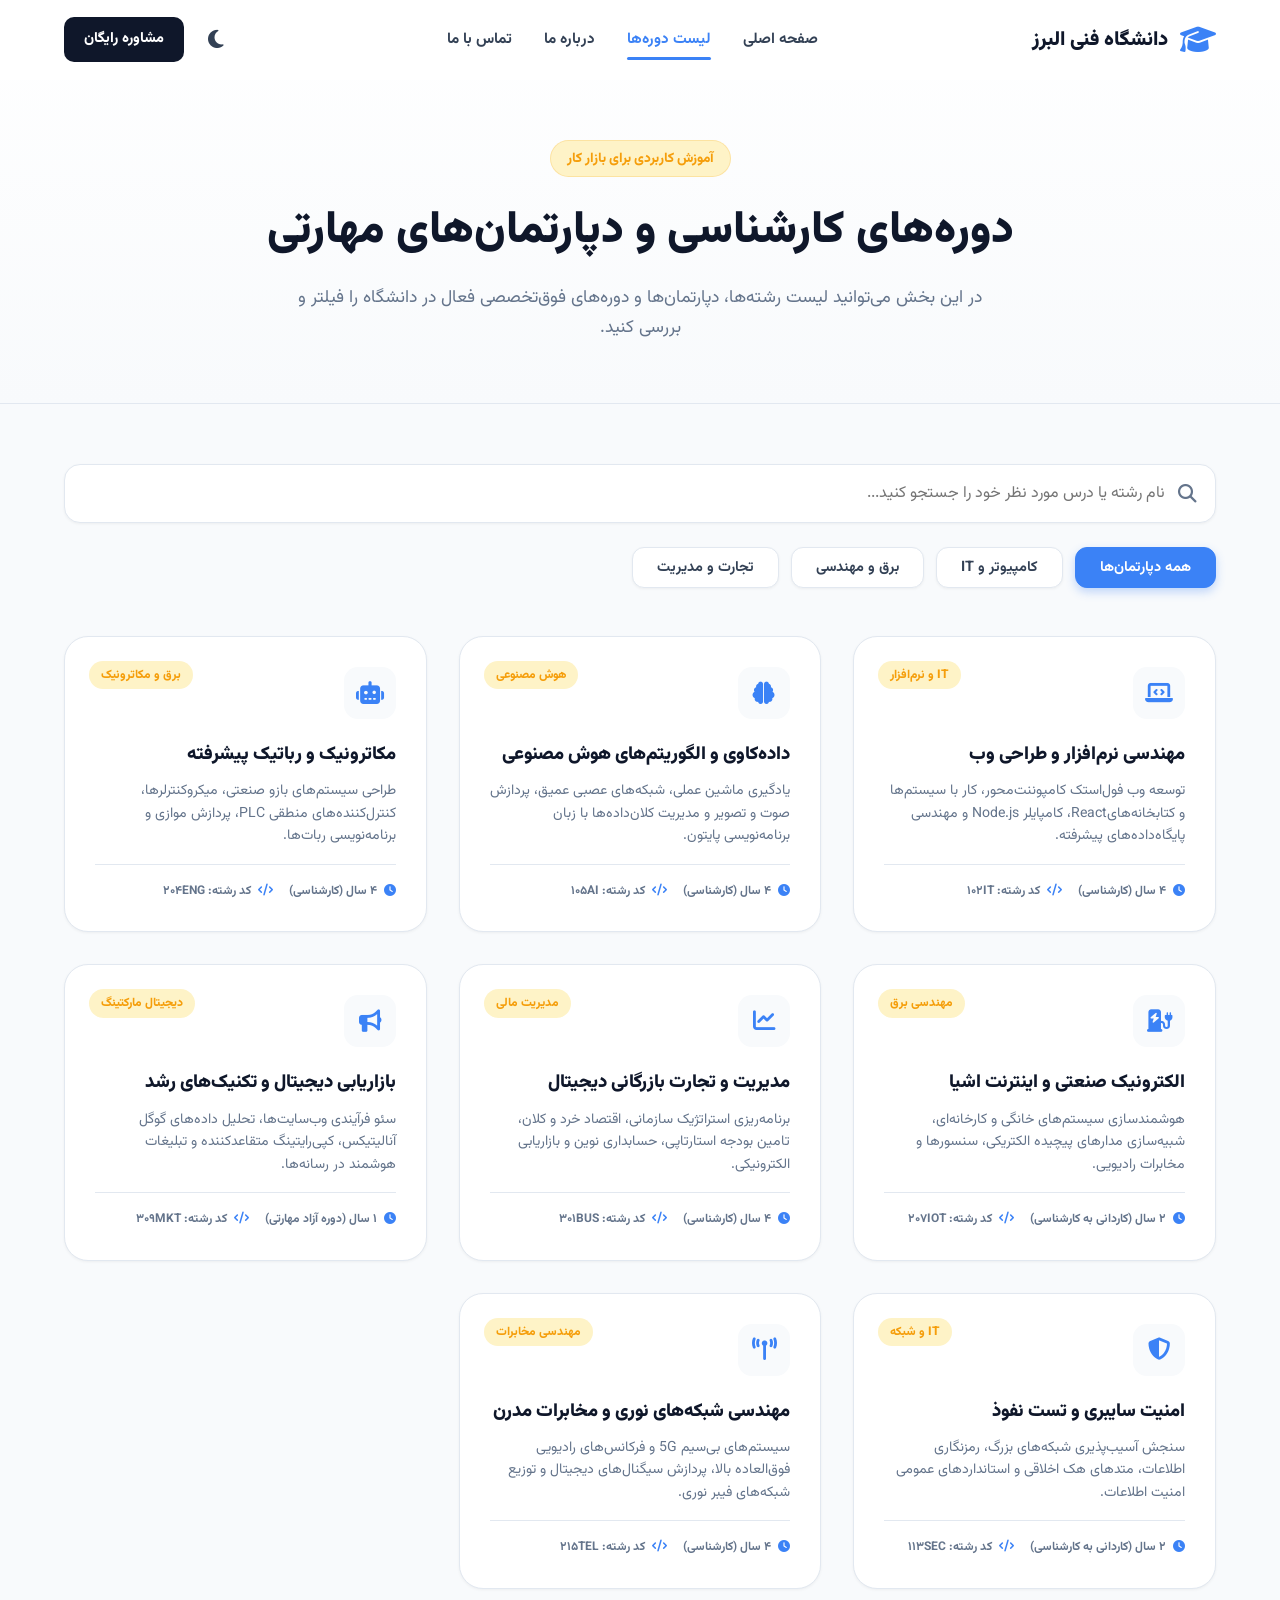
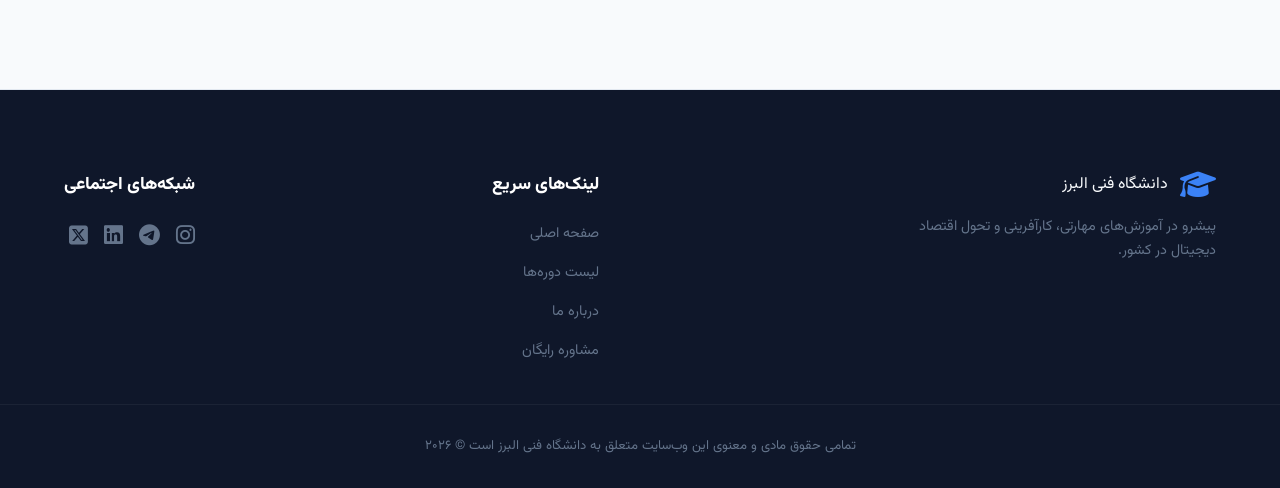
<file: courses.html>
<!DOCTYPE html>
<html lang="fa" dir="rtl">
<head>
    <meta charset="UTF-8">
    <meta name="viewport" content="width=device-width, initial-scale=1.0">
    <title>دانشگاه فنی البرز | لیست دوره‌ها و دپارتمان‌ها</title>
    <!-- Vazirmatn Font for beautiful Persian typography -->
    <link href="https://fonts.googleapis.com/css2?family=Vazirmatn:wght@100..900&display=swap" rel="stylesheet font-swap">
    <link rel="stylesheet" href="https://cdnjs.cloudflare.com/ajax/libs/font-awesome/6.4.0/css/all.min.css">
    <link rel="stylesheet" href="style.css">
</head>
<body>
    <!-- Glassmorphic Navbar -->
    <header class="navbar navbar-inner">
        <div class="nav-container">
            <div class="logo">
                <i class="fa-solid fa-graduation-cap logo-icon"></i>
                <span class="logo-text">دانشگاه فنی البرز</span>
            </div>
            
            <nav class="nav-menu" id="navMenu">
                <a href="index.html" class="nav-link">صفحه اصلی</a>
                <a href="courses.html" class="nav-link active">لیست دوره‌ها</a>
                <a href="index.html#about" class="nav-link">درباره ما</a>
                <a href="index.html#contact" class="nav-link">تماس با ما</a>
            </nav>

            <div class="nav-actions">
                <button id="themeToggle" class="theme-btn" aria-label="تغییر تم">
                    <i class="fa-solid fa-moon"></i>
                </button>
                <a href="index.html#contact" class="btn-enroll-nav">مشاوره رایگان</a>
                <button class="hamburger" id="hamburger" aria-label="منو">
                    <i class="fa-solid fa-bars"></i>
                </button>
            </div>
        </div>
    </header>

    <!-- Header Section -->
    <section class="page-title-banner">
        <div class="container text-center">
            <span class="badge">آموزش کاربردی برای بازار کار</span>
            <h1>دوره‌های کارشناسی و دپارتمان‌های مهارتی</h1>
            <p>در این بخش می‌توانید لیست رشته‌ها، دپارتمان‌ها و دوره‌های فوق‌تخصصی فعال در دانشگاه را فیلتر و بررسی کنید.</p>
        </div>
    </section>

    <!-- Filter & Search Section -->
    <section class="courses-filter-section">
        <div class="container">
            <div class="filter-controls-container">
                <!-- Searching component -->
                <div class="search-box-wrapper">
                    <i class="fa-solid fa-magnifying-glass search-icon"></i>
                    <input type="text" id="courseSearch" placeholder="نام رشته یا درس مورد نظر خود را جستجو کنید...">
                </div>
                
                <!-- Category filtering buttons -->
                <div class="filter-tags" id="filterContainer">
                    <button class="filter-btn active" data-filter="all">همه دپارتمان‌ها</button>
                    <button class="filter-btn" data-filter="it">کامپیوتر و IT</button>
                    <button class="filter-btn" data-filter="engineering">برق و مهندسی</button>
                    <button class="filter-btn" data-filter="business">تجارت و مدیریت</button>
                </div>
            </div>

            <!-- List of course cards -->
            <div class="grid-container courses-grid" id="coursesContainer">
                <!-- Course 1 -->
                <div class="course-card" data-category="it">
                    <div class="course-badge">IT و نرم‌افزار</div>
                    <div class="course-icon-bg"><i class="fa-solid fa-laptop-code"></i></div>
                    <div class="course-body">
                        <h3>مهندسی نرم‌افزار و طراحی وب</h3>
                        <p>توسعه وب فول‌استک کامپوننت‌محور، کار با سیستم‌ها و کتابخانه‌هایReact، کامپایلر Node.js و مهندسی پایگاه‌داده‌های پیشرفته.</p>
                        <div class="course-meta">
                            <span><i class="fa-solid fa-clock"></i> ۴ سال (کارشناسی)</span>
                            <span><i class="fa-solid fa-code"></i> کد رشته: ۱۰۲IT</span>
                        </div>
                    </div>
                </div>

                <!-- Course 2 -->
                <div class="course-card" data-category="it">
                    <div class="course-badge">هوش مصنوعی</div>
                    <div class="course-icon-bg"><i class="fa-solid fa-brain"></i></div>
                    <div class="course-body">
                        <h3>داده‌کاوی و الگوریتم‌های هوش مصنوعی</h3>
                        <p>یادگیری ماشین عملی، شبکه‌های عصبی عمیق، پردازش صوت و تصویر و مدیریت کلان‌داده‌ها با زبان برنامه‌نویسی پایتون.</p>
                        <div class="course-meta">
                            <span><i class="fa-solid fa-clock"></i> ۴ سال (کارشناسی)</span>
                            <span><i class="fa-solid fa-code"></i> کد رشته: ۱۰۵AI</span>
                        </div>
                    </div>
                </div>

                <!-- Course 3 -->
                <div class="course-card" data-category="engineering">
                    <div class="course-badge">برق و مکاترونیک</div>
                    <div class="course-icon-bg"><i class="fa-solid fa-robot"></i></div>
                    <div class="course-body">
                        <h3>مکاترونیک و رباتیک پیشرفته</h3>
                        <p>طراحی سیستم‌های بازو صنعتی، میکروکنترلرها، کنترل‌کننده‌های منطقی PLC، پردازش موازی و برنامه‌نویسی ربات‌ها.</p>
                        <div class="course-meta">
                            <span><i class="fa-solid fa-clock"></i> ۴ سال (کارشناسی)</span>
                            <span><i class="fa-solid fa-code"></i> کد رشته: ۲۰۴ENG</span>
                        </div>
                    </div>
                </div>

                <!-- Course 4 -->
                <div class="course-card" data-category="engineering">
                    <div class="course-badge">مهندسی برق</div>
                    <div class="course-icon-bg"><i class="fa-solid fa-charging-station"></i></div>
                    <div class="course-body">
                        <h3>الکترونیک صنعتی و اینترنت اشیا</h3>
                        <p>هوشمندسازی سیستم‌های خانگی و کارخانه‌ای، شبیه‌سازی مدارهای پیچیده الکتریکی، سنسورها و مخابرات رادیویی.</p>
                        <div class="course-meta">
                            <span><i class="fa-solid fa-clock"></i> ۲ سال (کاردانی به کارشناسی)</span>
                            <span><i class="fa-solid fa-code"></i> کد رشته: ۲۰۷IOT</span>
                        </div>
                    </div>
                </div>

                <!-- Course 5 -->
                <div class="course-card" data-category="business">
                    <div class="course-badge">مدیریت مالی</div>
                    <div class="course-icon-bg"><i class="fa-solid fa-chart-line"></i></div>
                    <div class="course-body">
                        <h3>مدیریت و تجارت بازرگانی دیجیتال</h3>
                        <p>برنامه‌ریزی استراتژیک سازمانی، اقتصاد خرد و کلان، تامین بودجه استارتاپی، حسابداری نوین و بازاریابی الکترونیکی.</p>
                        <div class="course-meta">
                            <span><i class="fa-solid fa-clock"></i> ۴ سال (کارشناسی)</span>
                            <span><i class="fa-solid fa-code"></i> کد رشته: ۳۰۱BUS</span>
                        </div>
                    </div>
                </div>

                <!-- Course 6 -->
                <div class="course-card" data-category="business">
                    <div class="course-badge">دیجیتال مارکتینگ</div>
                    <div class="course-icon-bg"><i class="fa-solid fa-bullhorn"></i></div>
                    <div class="course-body">
                        <h3>بازاریابی دیجیتال و تکنیک‌های رشد</h3>
                        <p>سئو فرآیندی وب‌سایت‌ها، تحلیل داده‌های گوگل آنالیتیکس، کپی‌رایتینگ متقاعدکننده و تبلیغات هوشمند در رسانه‌ها.</p>
                        <div class="course-meta">
                            <span><i class="fa-solid fa-clock"></i> ۱ سال (دوره آزاد مهارتی)</span>
                            <span><i class="fa-solid fa-code"></i> کد رشته: ۳۰۹MKT</span>
                        </div>
                    </div>
                </div>

                <!-- Course 7 (More courses to make it rich) -->
                <div class="course-card" data-category="it">
                    <div class="course-badge">IT و شبکه</div>
                    <div class="course-icon-bg"><i class="fa-solid fa-shield-halved"></i></div>
                    <div class="course-body">
                        <h3>امنیت سایبری و تست نفوذ</h3>
                        <p>سنجش آسیب‌پذیری شبکه‌های بزرگ، رمزنگاری اطلاعات، متدهای هک اخلاقی و استانداردهای عمومی امنیت اطلاعات.</p>
                        <div class="course-meta">
                            <span><i class="fa-solid fa-clock"></i> ۲ سال (کاردانی به کارشناسی)</span>
                            <span><i class="fa-solid fa-code"></i> کد رشته: ۱۱۳SEC</span>
                        </div>
                    </div>
                </div>

                <!-- Course 8 -->
                <div class="course-card" data-category="engineering">
                    <div class="course-badge">مهندسی مخابرات</div>
                    <div class="course-icon-bg"><i class="fa-solid fa-tower-broadcast"></i></div>
                    <div class="course-body">
                        <h3>مهندسی شبکه‌های نوری و مخابرات مدرن</h3>
                        <p>سیستم‌های بی‌سیم 5G و فرکانس‌های رادیویی فوق‌العاده بالا، پردازش سیگنال‌های دیجیتال و توزیع شبکه‌های فیبر نوری.</p>
                        <div class="course-meta">
                            <span><i class="fa-solid fa-clock"></i> ۴ سال (کارشناسی)</span>
                            <span><i class="fa-solid fa-code"></i> کد رشته: ۲۱۵TEL</span>
                        </div>
                    </div>
                </div>
            </div>
            
            <div id="noResults" class="no-results-msg hidden">
                <i class="fa-solid fa-magnifying-glass-minus"></i>
                <h3>رشته یا دوره‌ای متناسب با معیارهای تفحصی یافت نشد.</h3>
                <p>لطفاً کلمات دیگری را جستجو نموده، یا فیلترهای بالا را تغییر دهید.</p>
            </div>
        </div>
    </section>

    <!-- Footer -->
    <footer>
        <div class="container footer-container">
            <div class="footer-brand">
                <div class="logo">
                    <i class="fa-solid fa-graduation-cap logo-icon"></i>
                    <span>دانشگاه فنی البرز</span>
                </div>
                <p>پیشرو در آموزش‌های مهارتی، کارآفرینی و تحول اقتصاد دیجیتال در کشور.</p>
            </div>
            <div class="footer-links">
                <h4>لینک‌های سریع</h4>
                <ul>
                    <li><a href="index.html">صفحه اصلی</a></li>
                    <li><a href="courses.html">لیست دوره‌ها</a></li>
                    <li><a href="index.html#about">درباره ما</a></li>
                    <li><a href="index.html#contact">مشاوره رایگان</a></li>
                </ul>
            </div>
            <div class="footer-socials">
                <h4>شبکه‌های اجتماعی</h4>
                <div class="social-icons">
                    <a href="#"><i class="fa-brands fa-instagram"></i></a>
                    <a href="#"><i class="fa-brands fa-telegram"></i></a>
                    <a href="#"><i class="fa-brands fa-linkedin"></i></a>
                    <a href="#"><i class="fa-brands fa-square-x-twitter"></i></a>
                </div>
            </div>
        </div>
        <div class="footer-bottom">
            <p>تمامی حقوق مادی و معنوی این وب‌سایت متعلق به دانشگاه فنی البرز است © ۲۰۲۶</p>
        </div>
    </footer>

    <script src="main.js"></script>
</body>
</html>
</file>
<file: style.css>
:root {
    --primary: #1e3a8a;
    --primary-light: #3b82f6;
    --primary-dark: #0f172a;
    --accent: #f59e0b;
    --accent-light: #fef3c7;
    
    --bg-light: #f8fafc;
    --bg-card: #ffffff;
    --text-main: #334155;
    --text-muted: #64748b;
    --border-color: #e2e8f0;
    
    --font-fam: 'Vazirmatn', system-ui, -apple-system, sans-serif;
    --transition: all 0.3s cubic-bezier(0.4, 0, 0.2, 1);
    
    --shadow-sm: 0 1px 3px rgba(0,0,0,0.05);
    --shadow-md: 0 4px 6px -1px rgba(0,0,0,0.05), 0 2px 4px -1px rgba(0,0,0,0.03);
    --shadow-lg: 0 10px 15px -3px rgba(0,0,0,0.08), 0 4px 6px -2px rgba(0,0,0,0.04);
    
    --glass-bg: rgba(255, 255, 255, 0.8);
    --glass-border: rgba(255, 255, 255, 0.4);
    --glass-blur: blur(12px);
    
    --nav-height: 80px;
}

/* Dark Mode Variables Override */
body.dark-mode {
    --bg-light: #090d16;
    --bg-card: #111827;
    --primary-dark: #f8fafc;
    --text-main: #e2e8f0;
    --text-muted: #94a3b8;
    --border-color: #1f2937;
    --glass-bg: rgba(17, 24, 39, 0.85);
    --glass-border: rgba(255, 255, 255, 0.05);
    
    background-color: var(--bg-light);
}

/* Initial Reset */
* {
    margin: 0;
    padding: 0;
    box-sizing: border-box;
    font-family: var(--font-fam);
}

html {
    scroll-behavior: smooth;
}

body {
    background-color: var(--bg-light);
    color: var(--text-main);
    line-height: 1.7;
    transition: var(--transition);
    overflow-x: hidden;
}

/* Utility Helpers */
.container {
    width: 100%;
    max-width: 1200px;
    margin: 0 auto;
    padding: 0 24px;
}

.text-center {
    text-align: center;
}

.w-100 {
    width: 100%;
}

.hidden {
    display: none !important;
}

/* Modern Grid System */
.grid-container {
    display: grid;
    gap: 32px;
}

/* Base Buttons Style */
.btn-primary {
    display: inline-flex;
    align-items: center;
    justify-content: center;
    gap: 8px;
    background-color: var(--primary-light);
    color: #ffffff;
    font-weight: 700;
    padding: 14px 28px;
    border-radius: 12px;
    text-decoration: none;
    transition: var(--transition);
    border: none;
    cursor: pointer;
    box-shadow: 0 4px 14px rgba(59, 130, 246, 0.4);
}

.btn-primary:hover {
    background-color: var(--primary);
    transform: translateY(-2px);
    box-shadow: 0 6px 20px rgba(59, 130, 246, 0.6);
}

.btn-secondary {
    display: inline-block;
    background-color: transparent;
    color: var(--primary-dark);
    font-weight: 700;
    padding: 14px 28px;
    border-radius: 12px;
    text-decoration: none;
    transition: var(--transition);
    border: 2px solid var(--border-color);
    text-align: center;
}

.btn-secondary:hover {
    background-color: var(--border-color);
    transform: translateY(-2px);
}

/* Badges */
.badge {
    display: inline-block;
    background-color: var(--accent-light);
    color: var(--accent);
    font-weight: 800;
    font-size: 0.85rem;
    padding: 6px 16px;
    border-radius: 50px;
    margin-bottom: 16px;
    border: 1px solid rgba(245, 158, 11, 0.2);
}

/* Section Header styling */
.section-header {
    text-align: center;
    max-width: 650px;
    margin: 0 auto 60px;
}

.section-header h2 {
    font-size: 2.2rem;
    font-weight: 900;
    color: var(--primary-dark);
    margin-bottom: 12px;
}

.section-header p {
    color: var(--text-muted);
    font-size: 1.1rem;
}

/* Glassmorphic Navigation bar */
.navbar {
    position: fixed;
    top: 0;
    left: 0;
    width: 100%;
    height: var(--nav-height);
    background-color: var(--glass-bg);
    border-bottom: 1px solid var(--glass-border);
    backdrop-filter: var(--glass-blur);
    -webkit-backdrop-filter: var(--glass-blur);
    z-index: 1000;
    transition: var(--transition);
}

.nav-container {
    max-width: 1200px;
    height: 100%;
    margin: 0 auto;
    padding: 0 24px;
    display: flex;
    align-items: center;
    justify-content: space-between;
}

.logo {
    display: flex;
    align-items: center;
    gap: 12px;
    cursor: pointer;
}

.logo-icon {
    font-size: 1.8rem;
    color: var(--primary-light);
}

.logo-text {
    font-size: 1.25rem;
    font-weight: 900;
    color: var(--primary-dark);
}

.nav-menu {
    display: flex;
    align-items: center;
    gap: 32px;
}

.nav-link {
    color: var(--text-main);
    text-decoration: none;
    font-weight: 700;
    font-size: 0.95rem;
    transition: var(--transition);
    position: relative;
    padding: 8px 0;
}

.nav-link:hover, .nav-link.active {
    color: var(--primary-light);
}

.nav-link::after {
    content: '';
    position: absolute;
    bottom: 0;
    right: 0;
    width: 0;
    height: 3px;
    background-color: var(--primary-light);
    border-radius: 10px;
    transition: var(--transition);
}

.nav-link:hover::after, .nav-link.active::after {
    width: 100%;
}

.nav-actions {
    display: flex;
    align-items: center;
    gap: 16px;
}

.theme-btn {
    background: none;
    border: none;
    color: var(--text-main);
    font-size: 1.3rem;
    cursor: pointer;
    padding: 8px;
    border-radius: 50%;
    transition: var(--transition);
    display: flex;
    align-items: center;
    justify-content: center;
}

.theme-btn:hover {
    background-color: var(--border-color);
    color: var(--primary-light);
}

.btn-enroll-nav {
    background-color: var(--primary-dark);
    color: var(--bg-card);
    text-decoration: none;
    font-weight: 800;
    font-size: 0.9rem;
    padding: 10px 20px;
    border-radius: 10px;
    transition: var(--transition);
}

.btn-enroll-nav:hover {
    background-color: var(--primary-light);
    color: #ffffff;
}

.hamburger {
    display: none;
    background: none;
    border: none;
    color: var(--text-main);
    font-size: 1.5rem;
    cursor: pointer;
}

/* Hero Section */
.hero-section {
    padding: calc(var(--nav-height) + 60px) 0 80px 0;
}

.hero-grid {
    grid-template-columns: 1.2fr 1fr;
    max-width: 1200px;
    margin: 0 auto;
    padding: 0 24px;
    align-items: center;
}

.hero-content {
    display: flex;
    flex-direction: column;
    align-items: flex-start;
}

.hero-title {
    font-size: 3rem;
    font-weight: 900;
    line-height: 1.3;
    color: var(--primary-dark);
    margin-bottom: 20px;
}

.hero-title .highlight {
    color: var(--primary-light);
    position: relative;
    white-space: nowrap;
}

.hero-desc {
    font-size: 1.15rem;
    color: var(--text-muted);
    margin-bottom: 35px;
    max-width: 580px;
}

.hero-btns {
    display: flex;
    gap: 16px;
    margin-bottom: 50px;
}

.hero-stats {
    display: flex;
    gap: 40px;
}

.stat-item {
    display: flex;
    flex-direction: column;
}

.stat-num {
    font-size: 2rem;
    font-weight: 900;
    color: var(--primary-light);
}

.stat-label {
    font-size: 0.85rem;
    color: var(--text-muted);
    margin-top: 4px;
}

/* Hero Artworks / Images with overlays */
.hero-image-wrapper {
    position: relative;
    width: 100%;
    height: 480px;
    display: flex;
    justify-content: center;
    align-items: center;
}

.hero-image-bg {
    position: absolute;
    width: 380px;
    height: 380px;
    background: linear-gradient(135deg, var(--primary-light), var(--accent));
    opacity: 0.2;
    border-radius: 40% 60% 70% 30% / 40% 50% 60% 50%;
    filter: blur(40px);
    z-index: 1;
}

.hero-img {
    width: 380px;
    height: 450px;
    object-fit: cover;
    border-radius: 24px;
    box-shadow: var(--shadow-lg);
    z-index: 2;
    border: 4px solid var(--bg-card);
}

.floating-card {
    position: absolute;
    background-color: var(--glass-bg);
    border: 1px solid var(--glass-border);
    backdrop-filter: var(--glass-blur);
    -webkit-backdrop-filter: var(--glass-blur);
    border-radius: 16px;
    padding: 16px 20px;
    display: flex;
    align-items: center;
    gap: 16px;
    box-shadow: var(--shadow-lg);
    z-index: 3;
    animation: float 5s ease-in-out infinite;
}

.floating-card i {
    font-size: 1.5rem;
    color: var(--primary-light);
    background-color: white;
    width: 44px;
    height: 44px;
    display: flex;
    align-items: center;
    justify-content: center;
    border-radius: 12px;
}

body.dark-mode .floating-card i {
    background-color: #1f2937;
}

.floating-card h4 {
    font-size: 0.9rem;
    font-weight: 800;
    color: var(--primary-dark);
}

.floating-card p {
    font-size: 0.75rem;
    color: var(--text-muted);
}

.floating-card.c1 {
    top: 50px;
    right: -20px;
}

.floating-card.c2 {
    bottom: 50px;
    left: -20px;
    animation-delay: 2.5s;
}

@keyframes float {
    0%, 100% { transform: translateY(0); }
    50% { transform: translateY(-12px); }
}

/* Features Section */
.features-section {
    padding: 100px 0;
    background-color: var(--bg-card);
}

.features-grid {
    grid-template-columns: repeat(3, 1fr);
}

.feature-card {
    background-color: var(--bg-light);
    border: 1px solid var(--border-color);
    border-radius: 20px;
    padding: 40px 32px;
    text-align: right;
    transition: var(--transition);
}

.feature-card:hover {
    transform: translateY(-8px);
    box-shadow: var(--shadow-lg);
    border-color: var(--primary-light);
}

.feat-icon {
    display: inline-flex;
    align-items: center;
    justify-content: center;
    width: 60px;
    height: 60px;
    border-radius: 16px;
    background-color: var(--accent-light);
    color: var(--accent);
    font-size: 1.6rem;
    margin-bottom: 24px;
}

.feature-card h3 {
    font-size: 1.3rem;
    font-weight: 800;
    color: var(--primary-dark);
    margin-bottom: 12px;
}

.feature-card p {
    color: var(--text-muted);
    font-size: 0.95rem;
    line-height: 1.6;
}

/* Category grid overview */
.category-section {
    padding: 100px 0;
}

.category-grid {
    grid-template-columns: repeat(3, 1fr);
}

.cat-card {
    background-color: var(--bg-card);
    border-radius: 24px;
    overflow: hidden;
    box-shadow: var(--shadow-md);
    border: 1px solid var(--border-color);
    transition: var(--transition);
}

.cat-card:hover {
    transform: translateY(-8px);
    box-shadow: var(--shadow-lg);
}

.cat-img-wrapper {
    height: 200px;
    overflow: hidden;
}

.cat-img-wrapper img {
    width: 100%;
    height: 100%;
    object-fit: cover;
    transition: var(--transition);
}

.cat-card:hover .cat-img-wrapper img {
    transform: scale(1.1);
}

.cat-info {
    padding: 24px;
}

.cat-info h3 {
    font-size: 1.25rem;
    font-weight: 800;
    color: var(--primary-dark);
    margin-bottom: 12px;
}

.cat-info p {
    font-size: 0.9rem;
    color: var(--text-muted);
    margin-bottom: 20px;
    line-height: 1.6;
}

.cat-link {
    display: inline-flex;
    align-items: center;
    gap: 8px;
    color: var(--primary-light);
    text-decoration: none;
    font-weight: 800;
    font-size: 0.9rem;
    transition: var(--transition);
}

.cat-link:hover {
    gap: 12px;
    color: var(--primary);
}

/* About Section */
.about-section {
    padding: 100px 0;
    background-color: var(--bg-card);
}

.about-grid {
    grid-template-columns: 1fr 1.2fr;
    align-items: center;
}

.about-img-group {
    position: relative;
}

.about-main-img {
    width: 100%;
    max-width: 480px;
    height: auto;
    border-radius: 24px;
    box-shadow: var(--shadow-lg);
}

.about-content {
    display: flex;
    flex-direction: column;
    align-items: flex-start;
}

.sub-title {
    color: var(--primary-light);
    font-weight: 800;
    font-size: 0.95rem;
    margin-bottom: 12px;
    text-transform: uppercase;
    letter-spacing: 1px;
}

.about-content h2 {
    font-size: 2.2rem;
    font-weight: 900;
    color: var(--primary-dark);
    margin-bottom: 20px;
}

.about-content p {
    color: var(--text-muted);
    font-size: 1.05rem;
    margin-bottom: 30px;
}

.about-bullet-list {
    display: flex;
    flex-direction: column;
    gap: 24px;
    width: 100%;
}

.bullet-item {
    display: flex;
    align-items: flex-start;
    gap: 20px;
}

.bullet-item i {
    font-size: 1.4rem;
    color: var(--primary-light);
    background-color: var(--bg-light);
    width: 50px;
    height: 50px;
    display: flex;
    align-items: center;
    justify-content: center;
    border-radius: 12px;
    flex-shrink: 0;
}

.bullet-item h4 {
    font-size: 1.1rem;
    font-weight: 800;
    color: var(--primary-dark);
    margin-bottom: 4px;
}

.bullet-item p {
    font-size: 0.9rem;
    color: var(--text-muted);
    margin: 0;
}

/* Contact Section & Consult form */
.contact-section {
    padding: 100px 0;
}

.contact-grid {
    grid-template-columns: 1fr 1fr;
    background: linear-gradient(135deg, var(--primary), var(--primary-dark));
    color: white;
    border-radius: 32px;
    overflow: hidden;
    box-shadow: var(--shadow-lg);
}

.contact-info {
    padding: 60px 48px;
    display: flex;
    flex-direction: column;
    justify-content: center;
}

.contact-info h2 {
    font-size: 2.2rem;
    font-weight: 900;
    margin-bottom: 16px;
}

.contact-info p {
    color: rgba(255, 255, 255, 0.8);
    font-size: 1.05rem;
    margin-bottom: 40px;
}

.contact-details {
    display: flex;
    flex-direction: column;
    gap: 20px;
}

.detail-item {
    display: flex;
    align-items: center;
    gap: 16px;
}

.detail-item i {
    font-size: 1.3rem;
    color: var(--accent);
    background-color: rgba(255, 255, 255, 0.1);
    width: 44px;
    height: 44px;
    display: flex;
    align-items: center;
    justify-content: center;
    border-radius: 10px;
}

.contact-form-card {
    background-color: var(--bg-card);
    padding: 60px 48px;
    display: flex;
    flex-direction: column;
    justify-content: center;
    position: relative;
}

.contact-form {
    display: flex;
    flex-direction: column;
    gap: 20px;
}

.form-group {
    display: flex;
    flex-direction: column;
    gap: 8px;
}

.form-group label {
    font-size: 0.9rem;
    font-weight: 700;
    color: var(--text-main);
}

.form-group input, .form-group select {
    background-color: var(--bg-light);
    border: 1px solid var(--border-color);
    border-radius: 10px;
    padding: 12px 16px;
    color: var(--text-main);
    font-size: 0.95rem;
    outline: none;
    transition: var(--transition);
}

.form-group input:focus, .form-group select:focus {
    border-color: var(--primary-light);
    box-shadow: 0 0 0 3px rgba(59, 130, 246, 0.15);
}

.form-success-msg {
    text-align: center;
    padding: 40px 10px;
}

.form-success-msg i {
    font-size: 3.5rem;
    color: #10b981;
    margin-bottom: 20px;
}

.form-success-msg h4 {
    font-size: 1.4rem;
    font-weight: 900;
    color: var(--primary-dark);
    margin-bottom: 8px;
}

.form-success-msg p {
    color: var(--text-muted);
}

/* Banner section inside inner pages */
.page-title-banner {
    padding: calc(var(--nav-height) + 60px) 0 60px 0;
    background: linear-gradient(180deg, var(--bg-card), var(--bg-light));
    border-bottom: 1px solid var(--border-color);
}

.page-title-banner h1 {
    font-size: 2.8rem;
    font-weight: 900;
    color: var(--primary-dark);
    margin-bottom: 14px;
}

.page-title-banner p {
    font-size: 1.1rem;
    color: var(--text-muted);
    max-width: 700px;
    margin: 0 auto;
}

/* Courses inner page layout */
.courses-filter-section {
    padding: 60px 0 100px 0;
}

.filter-controls-container {
    display: flex;
    flex-direction: column;
    gap: 24px;
    margin-bottom: 48px;
}

.search-box-wrapper {
    position: relative;
    width: 100%;
}

.search-icon {
    position: absolute;
    right: 20px;
    top: 50%;
    transform: translateY(-50%);
    color: var(--text-muted);
    font-size: 1.15rem;
}

#courseSearch {
    width: 100%;
    background-color: var(--bg-card);
    border: 1px solid var(--border-color);
    border-radius: 16px;
    padding: 16px 50px 16px 20px;
    color: var(--text-main);
    font-size: 1rem;
    box-shadow: var(--shadow-sm);
    outline: none;
    transition: var(--transition);
}

#courseSearch:focus {
    border-color: var(--primary-light);
    box-shadow: 0 4px 12px rgba(59, 130, 246, 0.1);
}

.filter-tags {
    display: flex;
    flex-wrap: wrap;
    gap: 12px;
    transition: var(--transition);
}

.filter-btn {
    background-color: var(--bg-card);
    border: 1px solid var(--border-color);
    color: var(--text-main);
    padding: 8px 24px;
    border-radius: 12px;
    font-weight: 700;
    font-size: 0.9rem;
    cursor: pointer;
    transition: var(--transition);
    box-shadow: var(--shadow-sm);
}

.filter-btn:hover {
    background-color: var(--bg-light);
    border-color: var(--primary-light);
}

.filter-btn.active {
    background-color: var(--primary-light);
    color: white;
    border-color: var(--primary-light);
    box-shadow: 0 4px 10px rgba(59, 130, 246, 0.3);
}

.courses-grid {
    grid-template-columns: repeat(3, 1fr);
}

.course-card {
    background-color: var(--bg-card);
    border: 1px solid var(--border-color);
    border-radius: 24px;
    padding: 30px;
    display: flex;
    flex-direction: column;
    gap: 20px;
    box-shadow: var(--shadow-sm);
    transition: var(--transition);
    position: relative;
    overflow: hidden;
}

.course-card:hover {
    transform: translateY(-6px);
    box-shadow: var(--shadow-lg);
    border-color: rgba(59, 130, 246, 0.3);
}

.course-badge {
    position: absolute;
    top: 24px;
    left: 24px;
    background-color: var(--accent-light);
    color: var(--accent);
    font-size: 0.75rem;
    font-weight: 800;
    padding: 4px 12px;
    border-radius: 30px;
}

.course-icon-bg {
    display: inline-flex;
    align-items: center;
    justify-content: center;
    width: 52px;
    height: 52px;
    border-radius: 14px;
    background-color: var(--bg-light);
    color: var(--primary-light);
    font-size: 1.4rem;
}

.course-body h3 {
    font-size: 1.15rem;
    font-weight: 900;
    color: var(--primary-dark);
    margin-bottom: 10px;
}

.course-body p {
    font-size: 0.88rem;
    color: var(--text-muted);
    line-height: 1.6;
    margin-bottom: 16px;
}

.course-meta {
    display: flex;
    flex-wrap: wrap;
    gap: 16px;
    border-top: 1px solid var(--border-color);
    padding-top: 16px;
}

.course-meta span {
    font-size: 0.75rem;
    color: var(--text-muted);
    font-weight: 700;
}

.course-meta span i {
    margin-left: 4px;
    color: var(--primary-light);
}

.no-results-msg {
    text-align: center;
    padding: 60px 0;
}

.no-results-msg i {
    font-size: 4rem;
    color: var(--text-muted);
    margin-bottom: 20px;
}

.no-results-msg h3 {
    font-size: 1.4rem;
    font-weight: 800;
    color: var(--primary-dark);
    margin-bottom: 8px;
}

.no-results-msg p {
    color: var(--text-muted);
}

/* Footer Section */
footer {
    background-color: var(--primary-dark);
    color: #f8fafc;
    border-top: 1px solid var(--border-color);
}

.footer-container {
    max-width: 1200px;
    margin: 0 auto;
    padding: 80px 24px 40px 24px;
    display: flex;
    justify-content: space-between;
    flex-wrap: wrap;
    gap: 40px;
}

.footer-brand {
    max-width: 320px;
}

.footer-brand p {
    color: var(--text-muted);
    font-size: 0.9rem;
    margin-top: 16px;
}

.footer-links h4, .footer-socials h4 {
    font-size: 1.1rem;
    font-weight: 800;
    margin-bottom: 20px;
    color: #ffffff;
}

.footer-links ul {
    list-style: none;
    display: flex;
    flex-direction: column;
    gap: 12px;
}

.footer-links ul a {
    color: var(--text-muted);
    text-decoration: none;
    font-size: 0.9rem;
    transition: var(--transition);
}

.footer-links ul a:hover {
    color: var(--primary-light);
    padding-right: 4px;
}

.social-icons {
    display: flex;
    gap: 16px;
}

.social-icons a {
    color: var(--text-muted);
    font-size: 1.35rem;
    transition: var(--transition);
}

.social-icons a:hover {
    color: var(--primary-light);
    transform: translateY(-2px);
}

.footer-bottom {
    text-align: center;
    border-top: 1px solid rgba(255,255,255,0.05);
    padding: 30px 24px;
}

.footer-bottom p {
    margin: 0;
    color: var(--text-muted);
    font-size: 0.82rem;
}


/* Media Queries - Extremely Responsive Layouts */
@media (max-width: 1100px) {
    .hero-title {
        font-size: 2.5rem;
    }
}

@media (max-width: 968px) {
    /* Set grids to columns */
    .hero-grid {
        grid-template-columns: 1fr;
        gap: 60px;
        text-align: center;
    }
    
    .hero-content {
        align-items: center;
    }

    .hero-image-wrapper {
        height: 420px;
    }

    .hero-img {
        width: 340px;
        height: 400px;
    }

    .hero-stats {
        justify-content: center;
        width: 100%;
    }

    .features-grid, .category-grid, .courses-grid {
        grid-template-columns: repeat(2, 1fr);
    }

    .about-grid, .contact-grid {
        grid-template-columns: 1fr;
    }

    .about-img-group {
        display: flex;
        justify-content: center;
    }

    .contact-form-card {
        padding: 50px 32px;
    }
}

@media (max-width: 768px) {
    /* Mobile screen navbar and mobile menu Hamburger toggle */
    .nav-menu {
        position: fixed;
        top: var(--nav-height);
        right: -100%;
        width: 280px;
        height: calc(100vh - var(--nav-height));
        background-color: var(--bg-card);
        border-left: 1px solid var(--border-color);
        flex-direction: column;
        align-items: flex-start;
        padding: 40px;
        gap: 24px;
        transition: right 0.4s ease-in-out;
        box-shadow: -10px 0 30px rgba(0,0,0,0.05);
    }

    .nav-menu.open {
        right: 0;
    }

    .hamburger {
        display: block;
    }

    .btn-enroll-nav {
         display: none;
    }

    .page-title-banner h1 {
        font-size: 2rem;
    }

    .category-grid, .courses-grid, .features-grid {
        grid-template-columns: 1fr;
    }

    .contact-info {
        padding: 40px 24px;
    }

    .hero-title {
        font-size: 2.1rem;
    }

    .hero-btns {
         flex-direction: column;
         width: 100%;
    }

    .hero-btns a {
        width: 100%;
    }
}
</file>
